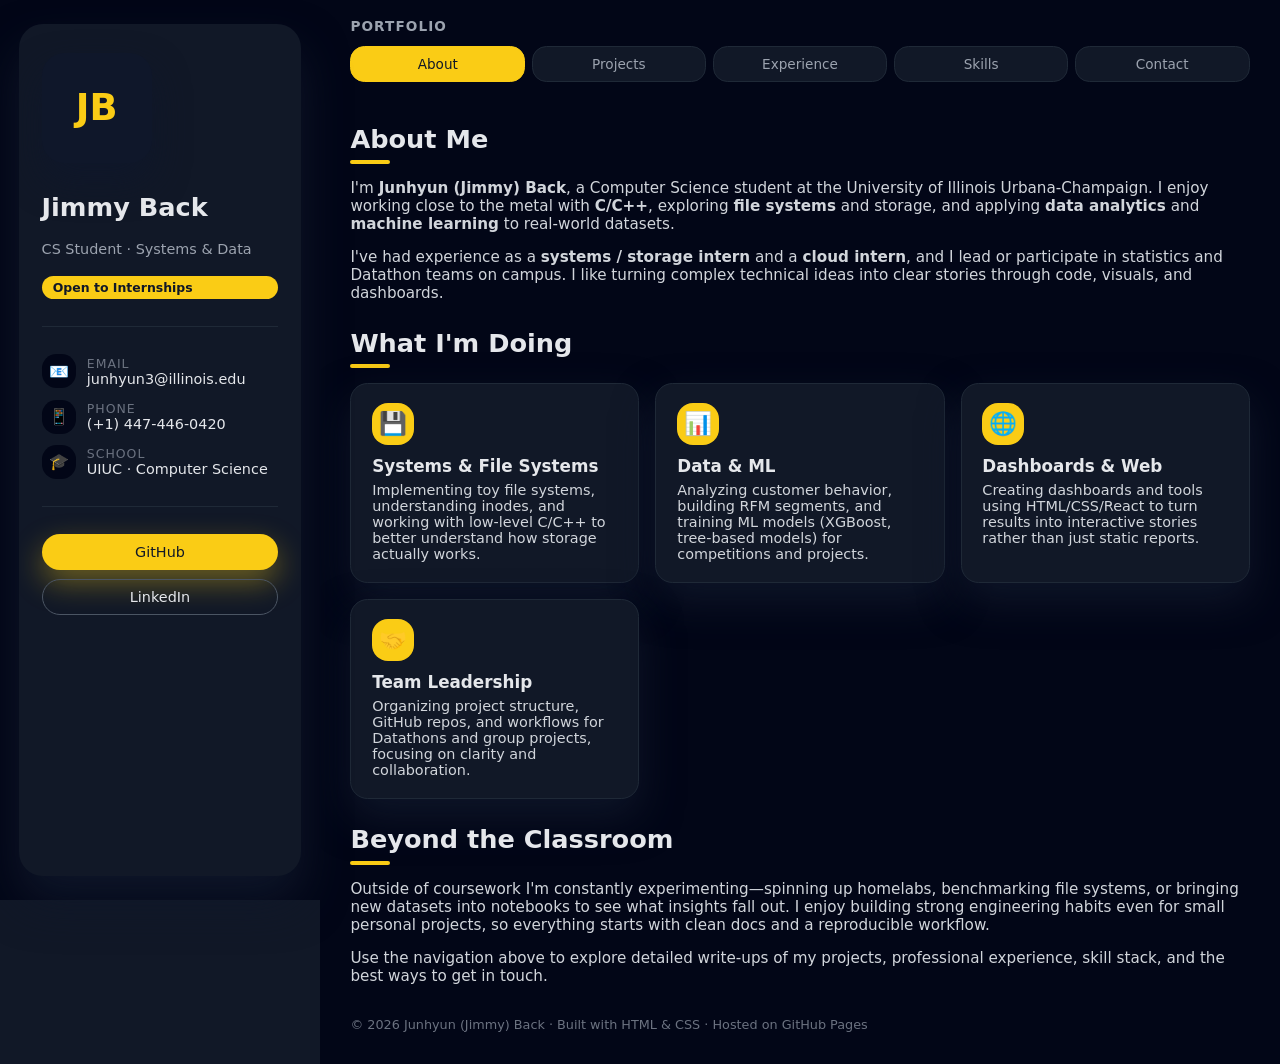
<file: index.html>
<!DOCTYPE html>
<html lang="en">
<head>
  <meta charset="UTF-8" />
  <meta name="viewport" content="width=device-width, initial-scale=1.0" />
  <title>Junhyun (Jimmy) Back | About</title>
  <link rel="stylesheet" href="styles.css" />
</head>
<body>
  <div class="page">
    <!-- Left Profile Card -->
    <aside class="profile-card" data-profile-card></aside>

    <!-- Right Content -->
    <main class="main">
      <!-- Top Nav -->
      <header class="topnav">
        <div class="topnav-brand">Portfolio</div>
        <nav class="topnav-tabs">
          <a href="index.html" class="tab active">About</a>
          <a href="projects.html" class="tab">Projects</a>
          <a href="experience.html" class="tab">Experience</a>
          <a href="skills.html" class="tab">Skills</a>
          <a href="contact.html" class="tab">Contact</a>
        </nav>
      </header>

      <div class="content">
        <!-- About -->
        <section id="about" class="section">
          <div class="section-header">
            <h2>About Me</h2>
            <div class="section-underline"></div>
          </div>
          <p>
            I'm <strong>Junhyun (Jimmy) Back</strong>, a Computer Science student at
            the University of Illinois Urbana-Champaign. I enjoy working close to
            the metal with <strong>C/C++</strong>, exploring
            <strong>file systems</strong> and storage, and applying
            <strong>data analytics</strong> and <strong>machine learning</strong>
            to real-world datasets.
          </p>
          <p>
            I've had experience as a <strong>systems / storage intern</strong> and a
            <strong>cloud intern</strong>, and I lead or participate in statistics
            and Datathon teams on campus. I like turning complex technical ideas
            into clear stories through code, visuals, and dashboards.
          </p>
        </section>

        <!-- What I'm Doing -->
        <section class="section">
          <div class="section-header">
            <h2>What I'm Doing</h2>
            <div class="section-underline"></div>
          </div>

          <div class="grid services">
            <article class="service-card">
              <div class="service-icon">💾</div>
              <h3>Systems & File Systems</h3>
              <p>
                Implementing toy file systems, understanding inodes, and working with
                low-level C/C++ to better understand how storage actually works.
              </p>
            </article>

            <article class="service-card">
              <div class="service-icon">📊</div>
              <h3>Data & ML</h3>
              <p>
                Analyzing customer behavior, building RFM segments, and training ML
                models (XGBoost, tree-based models) for competitions and projects.
              </p>
            </article>

            <article class="service-card">
              <div class="service-icon">🌐</div>
              <h3>Dashboards & Web</h3>
              <p>
                Creating dashboards and tools using HTML/CSS/React to turn results
                into interactive stories rather than just static reports.
              </p>
            </article>

            <article class="service-card">
              <div class="service-icon">🤝</div>
              <h3>Team Leadership</h3>
              <p>
                Organizing project structure, GitHub repos, and workflows for
                Datathons and group projects, focusing on clarity and collaboration.
              </p>
            </article>
          </div>
        </section>

        <section class="section">
          <div class="section-header">
            <h2>Beyond the Classroom</h2>
            <div class="section-underline"></div>
          </div>
          <p>
            Outside of coursework I'm constantly experimenting—spinning up homelabs,
            benchmarking file systems, or bringing new datasets into notebooks to see
            what insights fall out. I enjoy building strong engineering habits even
            for small personal projects, so everything starts with clean docs and a
            reproducible workflow.
          </p>
          <p>
            Use the navigation above to explore detailed write-ups of my projects,
            professional experience, skill stack, and the best ways to get in touch.
          </p>
        </section>

        <footer class="footer">
          © <span id="year"></span> Junhyun (Jimmy) Back · Built with HTML & CSS · Hosted on GitHub Pages
        </footer>
      </div>
    </main>
  </div>

  <script src="main.js"></script>
</body>
</html>
</file>
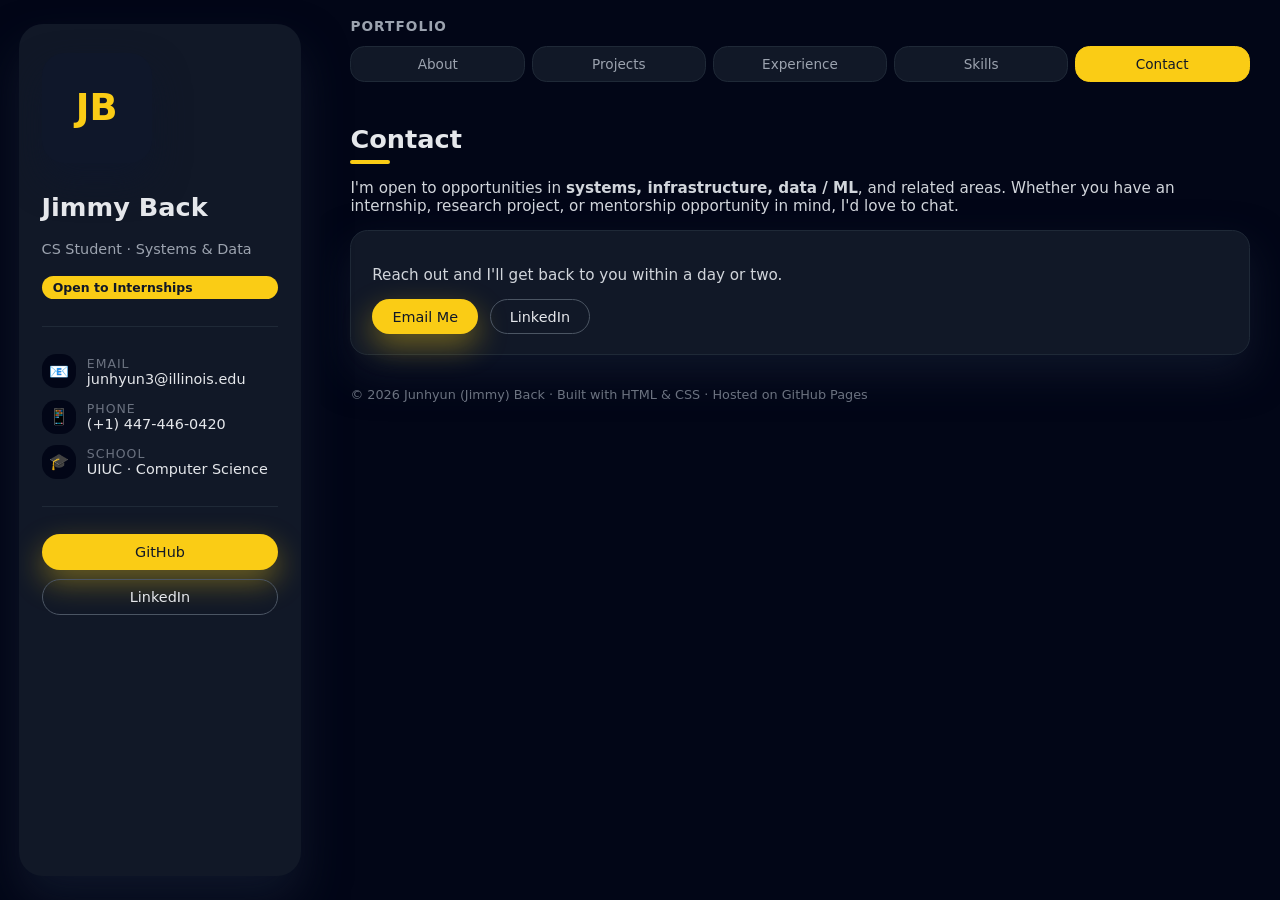
<file: contact.html>
<!DOCTYPE html>
<html lang="en">
<head>
  <meta charset="UTF-8" />
  <meta name="viewport" content="width=device-width, initial-scale=1.0" />
  <title>Junhyun (Jimmy) Back | Contact</title>
  <link rel="stylesheet" href="styles.css" />
</head>
<body>
  <div class="page">
    <aside class="profile-card" data-profile-card></aside>

    <main class="main">
      <header class="topnav">
        <div class="topnav-brand">Portfolio</div>
        <nav class="topnav-tabs">
          <a href="index.html" class="tab">About</a>
          <a href="projects.html" class="tab">Projects</a>
          <a href="experience.html" class="tab">Experience</a>
          <a href="skills.html" class="tab">Skills</a>
          <a href="contact.html" class="tab active">Contact</a>
        </nav>
      </header>

      <div class="content">
        <section id="contact" class="section">
          <div class="section-header">
            <h2>Contact</h2>
            <div class="section-underline"></div>
          </div>
          <p>
            I'm open to opportunities in <strong>systems, infrastructure,
            data / ML</strong>, and related areas. Whether you have an internship,
            research project, or mentorship opportunity in mind, I'd love to chat.
          </p>
          <div class="contact-card">
            <p>Reach out and I'll get back to you within a day or two.</p>
            <div class="contact-actions">
              <a href="mailto:your.email@domain.com" class="btn primary">Email Me</a>
              <a href="https://www.linkedin.com/in/YOUR_LINKEDIN" target="_blank" class="btn ghost">
                LinkedIn
              </a>
            </div>
          </div>
        </section>

        <footer class="footer">
          © <span id="year"></span> Junhyun (Jimmy) Back · Built with HTML & CSS · Hosted on GitHub Pages
        </footer>
      </div>
    </main>
  </div>

  <script src="main.js"></script>
</body>
</html>
</file>
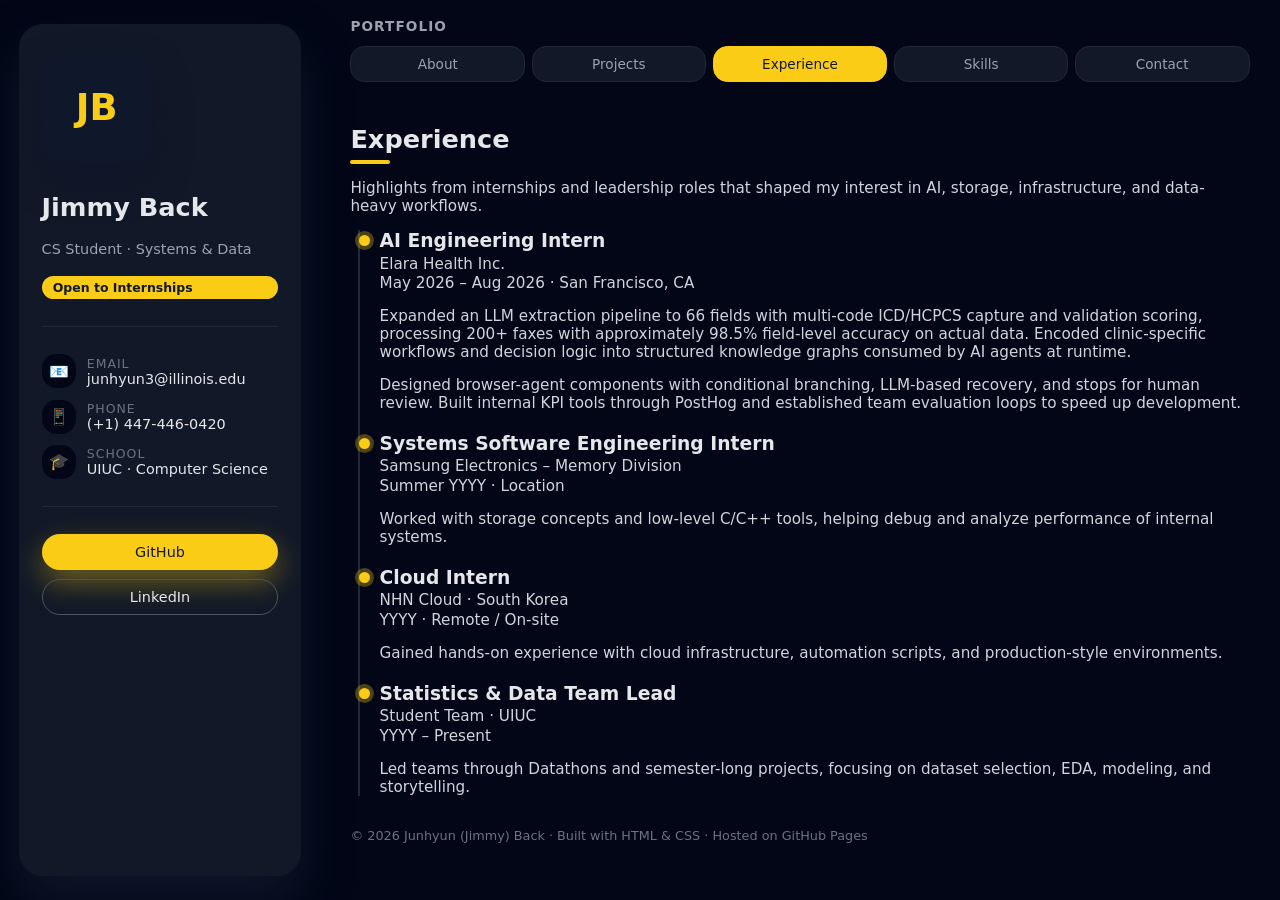
<file: experience.html>
<!DOCTYPE html>
<html lang="en">
<head>
  <meta charset="UTF-8" />
  <meta name="viewport" content="width=device-width, initial-scale=1.0" />
  <title>Junhyun (Jimmy) Back | Experience</title>
  <link rel="stylesheet" href="styles.css" />
</head>
<body>
  <div class="page">
    <aside class="profile-card" data-profile-card></aside>

    <main class="main">
      <header class="topnav">
        <div class="topnav-brand">Portfolio</div>
        <nav class="topnav-tabs">
          <a href="index.html" class="tab">About</a>
          <a href="projects.html" class="tab">Projects</a>
          <a href="experience.html" class="tab active">Experience</a>
          <a href="skills.html" class="tab">Skills</a>
          <a href="contact.html" class="tab">Contact</a>
        </nav>
      </header>

      <div class="content">
        <section id="experience" class="section">
          <div class="section-header">
            <h2>Experience</h2>
            <div class="section-underline"></div>
          </div>
          <p>
            Highlights from internships and leadership roles that shaped my interest
            in AI, storage, infrastructure, and data-heavy workflows.
          </p>
          <div class="timeline">
            <div class="timeline-item">
              <div class="dot"></div>
              <div class="timeline-content">
                <h3>AI Engineering Intern</h3>
                <p class="timeline-company">Elara Health Inc.</p>
                <p class="timeline-time">May 2026 – Aug 2026 · San Francisco, CA</p>
                <p>
                  Expanded an LLM extraction pipeline to 66 fields with multi-code
                  ICD/HCPCS capture and validation scoring, processing 200+ faxes
                  with approximately 98.5% field-level accuracy on actual data.
                  Encoded clinic-specific workflows and decision logic into
                  structured knowledge graphs consumed by AI agents at runtime.
                </p>
                <p>
                  Designed browser-agent components with conditional branching,
                  LLM-based recovery, and stops for human review. Built internal
                  KPI tools through PostHog and established team evaluation loops
                  to speed up development.
                </p>
              </div>
            </div>

            <div class="timeline-item">
              <div class="dot"></div>
              <div class="timeline-content">
                <h3>Systems Software Engineering Intern</h3>
                <p class="timeline-company">Samsung Electronics – Memory Division</p>
                <p class="timeline-time">Summer YYYY · Location</p>
                <p>
                  Worked with storage concepts and low-level C/C++ tools, helping
                  debug and analyze performance of internal systems.
                </p>
              </div>
            </div>

            <div class="timeline-item">
              <div class="dot"></div>
              <div class="timeline-content">
                <h3>Cloud Intern</h3>
                <p class="timeline-company">NHN Cloud · South Korea</p>
                <p class="timeline-time">YYYY · Remote / On-site</p>
                <p>
                  Gained hands-on experience with cloud infrastructure, automation
                  scripts, and production-style environments.
                </p>
              </div>
            </div>

            <div class="timeline-item">
              <div class="dot"></div>
              <div class="timeline-content">
                <h3>Statistics & Data Team Lead</h3>
                <p class="timeline-company">Student Team · UIUC</p>
                <p class="timeline-time">YYYY – Present</p>
                <p>
                  Led teams through Datathons and semester-long projects, focusing on
                  dataset selection, EDA, modeling, and storytelling.
                </p>
              </div>
            </div>
          </div>
        </section>

        <footer class="footer">
          © <span id="year"></span> Junhyun (Jimmy) Back · Built with HTML & CSS · Hosted on GitHub Pages
        </footer>
      </div>
    </main>
  </div>

  <script src="main.js"></script>
</body>
</html>
</file>
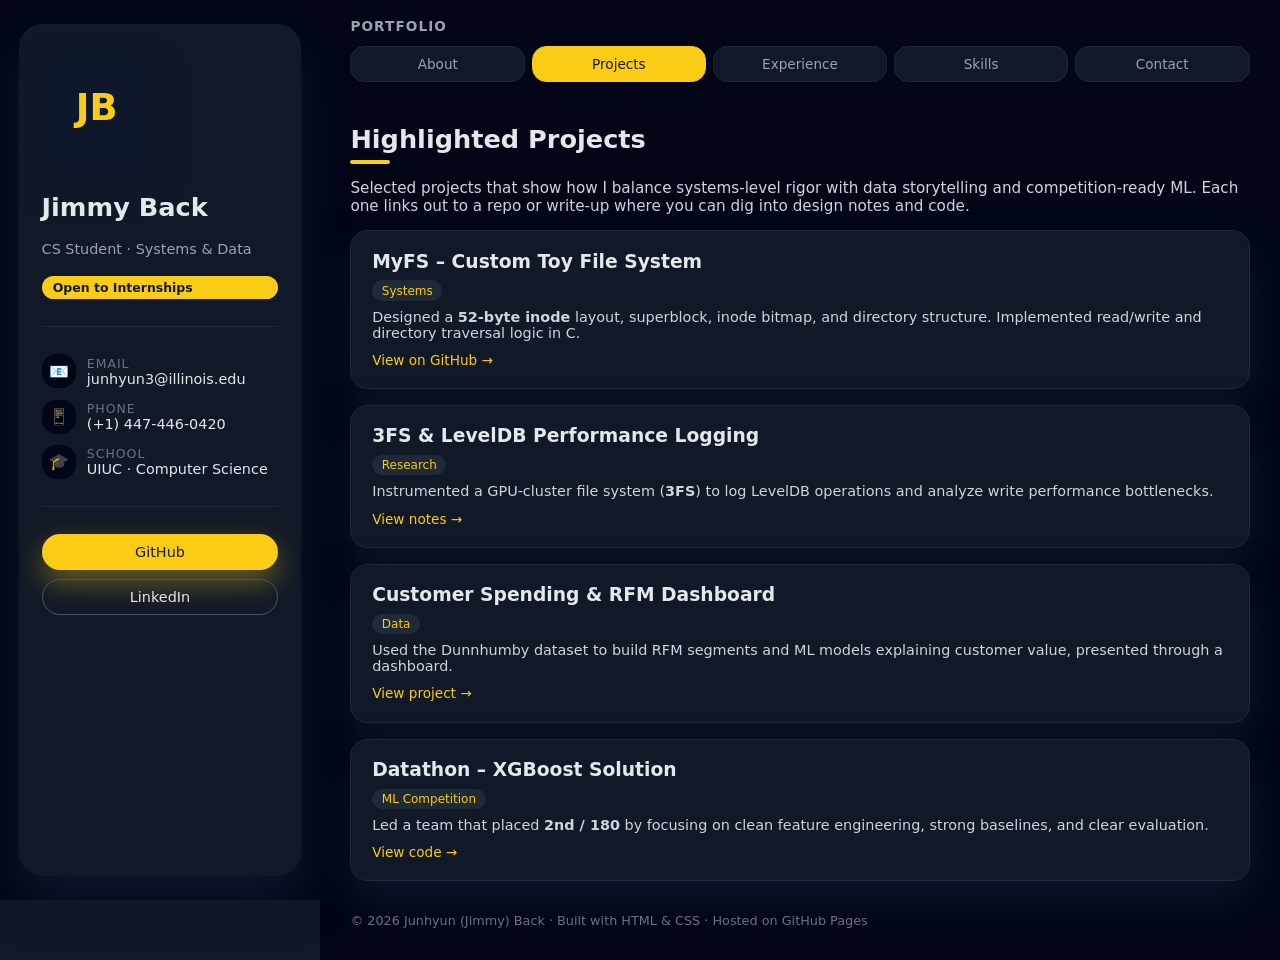
<file: projects.html>
<!DOCTYPE html>
<html lang="en">
<head>
  <meta charset="UTF-8" />
  <meta name="viewport" content="width=device-width, initial-scale=1.0" />
  <title>Junhyun (Jimmy) Back | Projects</title>
  <link rel="stylesheet" href="styles.css" />
</head>
<body>
  <div class="page">
    <aside class="profile-card" data-profile-card></aside>

    <main class="main">
      <header class="topnav">
        <div class="topnav-brand">Portfolio</div>
        <nav class="topnav-tabs">
          <a href="index.html" class="tab">About</a>
          <a href="projects.html" class="tab active">Projects</a>
          <a href="experience.html" class="tab">Experience</a>
          <a href="skills.html" class="tab">Skills</a>
          <a href="contact.html" class="tab">Contact</a>
        </nav>
      </header>

      <div class="content">
        <section id="projects" class="section">
          <div class="section-header">
            <h2>Highlighted Projects</h2>
            <div class="section-underline"></div>
          </div>
          <p>
            Selected projects that show how I balance systems-level rigor with data
            storytelling and competition-ready ML. Each one links out to a repo or
            write-up where you can dig into design notes and code.
          </p>

          <div class="grid">
            <article class="project-card">
              <h3>MyFS – Custom Toy File System</h3>
              <p class="pill">Systems</p>
              <p>
                Designed a <strong>52-byte inode</strong> layout, superblock,
                inode bitmap, and directory structure. Implemented read/write and
                directory traversal logic in C.
              </p>
              <a href="https://github.com/YOUR_USERNAME/myfs" target="_blank" class="link">
                View on GitHub →
              </a>
            </article>

            <article class="project-card">
              <h3>3FS & LevelDB Performance Logging</h3>
              <p class="pill">Research</p>
              <p>
                Instrumented a GPU-cluster file system (<strong>3FS</strong>) to
                log LevelDB operations and analyze write performance bottlenecks.
              </p>
              <a href="https://github.com/YOUR_USERNAME/3fs-notes" target="_blank" class="link">
                View notes →
              </a>
            </article>

            <article class="project-card">
              <h3>Customer Spending & RFM Dashboard</h3>
              <p class="pill">Data</p>
              <p>
                Used the Dunnhumby dataset to build RFM segments and ML models
                explaining customer value, presented through a dashboard.
              </p>
              <a href="https://github.com/YOUR_USERNAME/dunnhumby-rfm-dashboard" target="_blank" class="link">
                View project →
              </a>
            </article>

            <article class="project-card">
              <h3>Datathon – XGBoost Solution</h3>
              <p class="pill">ML Competition</p>
              <p>
                Led a team that placed <strong>2nd / 180</strong> by focusing on
                clean feature engineering, strong baselines, and clear evaluation.
              </p>
              <a href="https://github.com/YOUR_USERNAME/datathon-2025" target="_blank" class="link">
                View code →
              </a>
            </article>
          </div>
        </section>

        <footer class="footer">
          © <span id="year"></span> Junhyun (Jimmy) Back · Built with HTML & CSS · Hosted on GitHub Pages
        </footer>
      </div>
    </main>
  </div>

  <script src="main.js"></script>
</body>
</html>
</file>
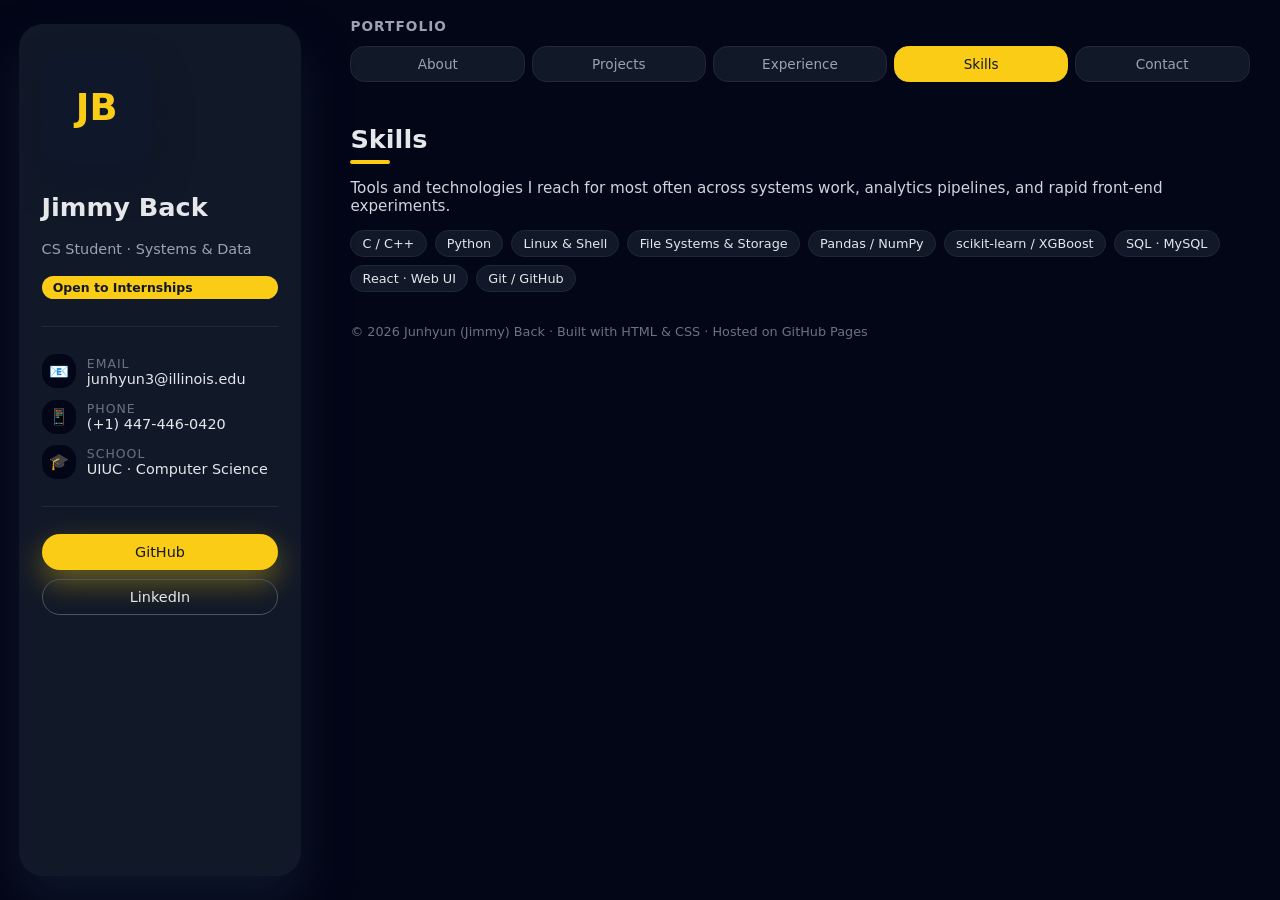
<file: skills.html>
<!DOCTYPE html>
<html lang="en">
<head>
  <meta charset="UTF-8" />
  <meta name="viewport" content="width=device-width, initial-scale=1.0" />
  <title>Junhyun (Jimmy) Back | Skills</title>
  <link rel="stylesheet" href="styles.css" />
</head>
<body>
  <div class="page">
    <aside class="profile-card" data-profile-card></aside>

    <main class="main">
      <header class="topnav">
        <div class="topnav-brand">Portfolio</div>
        <nav class="topnav-tabs">
          <a href="index.html" class="tab">About</a>
          <a href="projects.html" class="tab">Projects</a>
          <a href="experience.html" class="tab">Experience</a>
          <a href="skills.html" class="tab active">Skills</a>
          <a href="contact.html" class="tab">Contact</a>
        </nav>
      </header>

      <div class="content">
        <section id="skills" class="section">
          <div class="section-header">
            <h2>Skills</h2>
            <div class="section-underline"></div>
          </div>
          <p>
            Tools and technologies I reach for most often across systems work,
            analytics pipelines, and rapid front-end experiments.
          </p>
          <div class="skill-pill-row">
            <span class="skill-pill">C / C++</span>
            <span class="skill-pill">Python</span>
            <span class="skill-pill">Linux & Shell</span>
            <span class="skill-pill">File Systems & Storage</span>
            <span class="skill-pill">Pandas / NumPy</span>
            <span class="skill-pill">scikit-learn / XGBoost</span>
            <span class="skill-pill">SQL · MySQL</span>
            <span class="skill-pill">React · Web UI</span>
            <span class="skill-pill">Git / GitHub</span>
          </div>
        </section>

        <footer class="footer">
          © <span id="year"></span> Junhyun (Jimmy) Back · Built with HTML & CSS · Hosted on GitHub Pages
        </footer>
      </div>
    </main>
  </div>

  <script src="main.js"></script>
</body>
</html>
</file>
<file: styles.css>
/* ===== Base ===== */
*,
*::before,
*::after {
  box-sizing: border-box;
}

body {
  margin: 0;
  font-family: system-ui, -apple-system, BlinkMacSystemFont, "Segoe UI",
    sans-serif;
  background: #111827; /* dark gray */
  color: #e5e7eb;
  min-height: 100vh;
  overflow-y: scroll; /* reserve space for scrollbar across pages */
  scrollbar-gutter: stable;
}

/* Layout */
.page {
  display: flex;
  min-height: 100vh;
  max-width: 1400px;
  margin: 0 auto;
}

/* ===== Left Profile Card ===== */
.profile-card {
  flex: 0 0 320px;
  background: #020617;
  padding: 1.5rem 1.2rem;
  display: flex;
  align-items: stretch;
  position: sticky;
  top: 0;
  height: 100vh;
}

.profile-inner {
  background: #111827;
  border-radius: 1.5rem;
  padding: 1.8rem 1.4rem;
  width: 100%;
  box-shadow: 0 25px 45px rgba(15, 23, 42, 0.9);
  display: flex;
  flex-direction: column;
  gap: 1.2rem;
  height: 100%;
  overflow-y: auto;
}

.avatar {
  width: 110px;
  height: 110px;
  border-radius: 1.4rem;
  background: #0f172a;
  margin-bottom: 0.6rem;
  display: flex;
  align-items: center;
  justify-content: center;
  font-size: 2.3rem;
  font-weight: 700;
  color: #facc15;
  box-shadow: 0 18px 35px rgba(15, 23, 42, 1);
}

.profile-name {
  margin: 0;
  font-size: 1.6rem;
}

.profile-role {
  margin: 0;
  color: #9ca3af;
  font-size: 0.9rem;
}

.profile-chip {
  display: inline-flex;
  align-items: center;
  padding: 0.25rem 0.7rem;
  border-radius: 999px;
  background: #facc15;
  color: #111827;
  font-size: 0.78rem;
  font-weight: 600;
}

.profile-divider {
  height: 1px;
  background: #1f2937;
  margin: 0.5rem 0;
}

.contact-list {
  display: flex;
  flex-direction: column;
  gap: 0.7rem;
}

.contact-item {
  display: flex;
  align-items: center;
  gap: 0.7rem;
}

.icon-circle {
  width: 34px;
  height: 34px;
  border-radius: 0.9rem;
  background: #020617;
  display: flex;
  align-items: center;
  justify-content: center;
  font-size: 1rem;
}

.contact-text {
  display: flex;
  flex-direction: column;
}

.contact-label {
  font-size: 0.78rem;
  color: #6b7280;
  text-transform: uppercase;
  letter-spacing: 0.08em;
}

.contact-value {
  font-size: 0.9rem;
}

.profile-actions {
  display: flex;
  flex-direction: column;
  gap: 0.6rem;
}

/* Buttons */
.btn {
  display: inline-flex;
  align-items: center;
  justify-content: center;
  border-radius: 999px;
  padding: 0.55rem 1.2rem;
  font-size: 0.9rem;
  font-weight: 500;
  border: 1px solid transparent;
  text-decoration: none;
  cursor: pointer;
  transition:
    background 0.18s ease,
    color 0.18s ease,
    box-shadow 0.18s ease,
    transform 0.08s ease,
    border-color 0.18s ease;
}

.btn.full {
  width: 100%;
}

.btn.primary {
  background: #facc15;
  color: #111827;
  box-shadow: 0 12px 30px rgba(250, 204, 21, 0.4);
}

.btn.primary:hover {
  transform: translateY(-1px);
  box-shadow: 0 18px 40px rgba(250, 204, 21, 0.55);
}

.btn.ghost {
  background: transparent;
  color: #e5e7eb;
  border-color: #4b5563;
}

.btn.ghost:hover {
  background: #1f2937;
}

/* ===== Right Main ===== */
.main {
  flex: 1;
  background: #020617;
  display: flex;
  flex-direction: column;
}

/* Top nav */
.topnav {
  padding: 1.1rem 1.9rem 0.7rem;
  display: flex;
  flex-direction: column;
  align-items: stretch;
  gap: 0.8rem;
}

.topnav-brand {
  font-weight: 600;
  letter-spacing: 0.08em;
  font-size: 0.85rem;
  color: #9ca3af;
  text-transform: uppercase;
}

.topnav-tabs {
  display: grid;
  grid-template-columns: repeat(auto-fit, minmax(130px, 1fr));
  gap: 0.4rem;
  width: 100%;
  padding: 0;
  border: 0;
}

.topnav-tabs .tab {
  padding: 0.55rem 0.95rem;
  border-radius: 0.9rem;
  font-size: 0.85rem;
  color: #9ca3af;
  text-decoration: none;
  text-align: center;
  border: 1px solid #1f2937;
  background: #111827;
  transition:
    background 0.18s ease,
    color 0.18s ease;
}

.topnav-tabs .tab:hover {
  color: #e5e7eb;
  border-color: #2b3444;
}

.topnav-tabs .tab.active {
  background: #facc15;
  color: #111827;
  border-color: #facc15;
}

/* Content */
.content {
  padding: 0.3rem 1.9rem 2rem;
}

/* Sections */
.section {
  margin-top: 1.6rem;
}

.section-header {
  margin-bottom: 0.9rem;
}

.section-header h2 {
  margin: 0;
  font-size: 1.6rem;
}

.section-underline {
  width: 40px;
  height: 4px;
  margin-top: 0.4rem;
  border-radius: 999px;
  background: #facc15;
}

.section p {
  color: #d1d5db;
  font-size: 0.95rem;
}

/* Grid */
.grid {
  display: grid;
  gap: 1rem;
}

.services {
  grid-template-columns: repeat(auto-fit, minmax(230px, 1fr));
}

/* Service Cards */
.service-card {
  background: #111827;
  border-radius: 1.1rem;
  padding: 1.2rem 1.3rem;
  box-shadow: 0 18px 40px rgba(15, 23, 42, 0.9);
  border: 1px solid #1f2937;
}

.service-icon {
  width: 42px;
  height: 42px;
  border-radius: 1rem;
  background: #facc15;
  color: #111827;
  display: flex;
  align-items: center;
  justify-content: center;
  font-size: 1.4rem;
  margin-bottom: 0.7rem;
}

.service-card h3 {
  margin: 0 0 0.4rem;
  font-size: 1.05rem;
}

.service-card p {
  margin: 0;
  font-size: 0.9rem;
  color: #d1d5db;
}

/* Projects */
.project-card {
  background: #111827;
  border-radius: 1.1rem;
  padding: 1.2rem 1.3rem;
  border: 1px solid #1f2937;
  box-shadow: 0 18px 40px rgba(15, 23, 42, 0.9);
}

.project-card h3 {
  margin: 0 0 0.5rem;
}

.project-card .pill {
  display: inline-flex;
  padding: 0.2rem 0.6rem;
  border-radius: 999px;
  background: #1f2937;
  color: #facc15;
  font-size: 0.75rem;
  margin-bottom: 0.5rem;
}

.project-card p {
  margin: 0;
  font-size: 0.9rem;
  color: #d1d5db;
}

.project-card .link {
  display: inline-block;
  margin-top: 0.7rem;
  font-size: 0.85rem;
  color: #facc15;
  text-decoration: none;
}

.project-card .link:hover {
  text-decoration: underline;
}

/* Timeline */
.timeline {
  border-left: 2px solid #1f2937;
  margin-left: 0.5rem;
  padding-left: 1.2rem;
}

.timeline-item {
  position: relative;
  margin-bottom: 1.3rem;
}

.timeline-item:last-child {
  margin-bottom: 0;
}

.dot {
  position: absolute;
  left: -1.3rem;
  top: 0.3rem;
  width: 11px;
  height: 11px;
  border-radius: 999px;
  background: #facc15;
  box-shadow: 0 0 0 4px rgba(250, 204, 21, 0.3);
}

.timeline-content h3 {
  margin: 0 0 0.2rem;
}

.timeline-company {
  margin: 0;
  font-size: 0.85rem;
  color: #9ca3af;
}

.timeline-time {
  margin: 0.1rem 0 0.4rem;
  font-size: 0.8rem;
  color: #6b7280;
}

/* Skills */
.skill-pill-row {
  display: flex;
  flex-wrap: wrap;
  gap: 0.5rem;
  margin-top: 0.7rem;
}

.skill-pill {
  padding: 0.3rem 0.7rem;
  border-radius: 999px;
  background: #111827;
  border: 1px solid #1f2937;
  font-size: 0.8rem;
}

/* Contact */
.contact-card {
  background: #111827;
  border-radius: 1.1rem;
  padding: 1.2rem 1.3rem;
  border: 1px solid #1f2937;
  box-shadow: 0 18px 40px rgba(15, 23, 42, 0.9);
}

.contact-actions {
  margin-top: 0.8rem;
  display: flex;
  gap: 0.7rem;
}

/* Footer */
.footer {
  margin-top: 2rem;
  font-size: 0.8rem;
  color: #6b7280;
}

/* ===== Responsive ===== */
@media (max-width: 980px) {
  .page {
    flex-direction: column;
  }

  .profile-card {
    flex: none;
    padding: 1.2rem 1.2rem 0.8rem;
    position: static;
    height: auto;
  }

  .main {
    padding-top: 0;
  }

  .topnav {
    padding-inline: 1.3rem;
  }

  .content {
    padding-inline: 1.3rem;
  }
}

@media (max-width: 640px) {
  .topnav-tabs {
    grid-template-columns: 1fr;
  }

  .contact-actions {
    flex-direction: column;
  }
}
</file>
